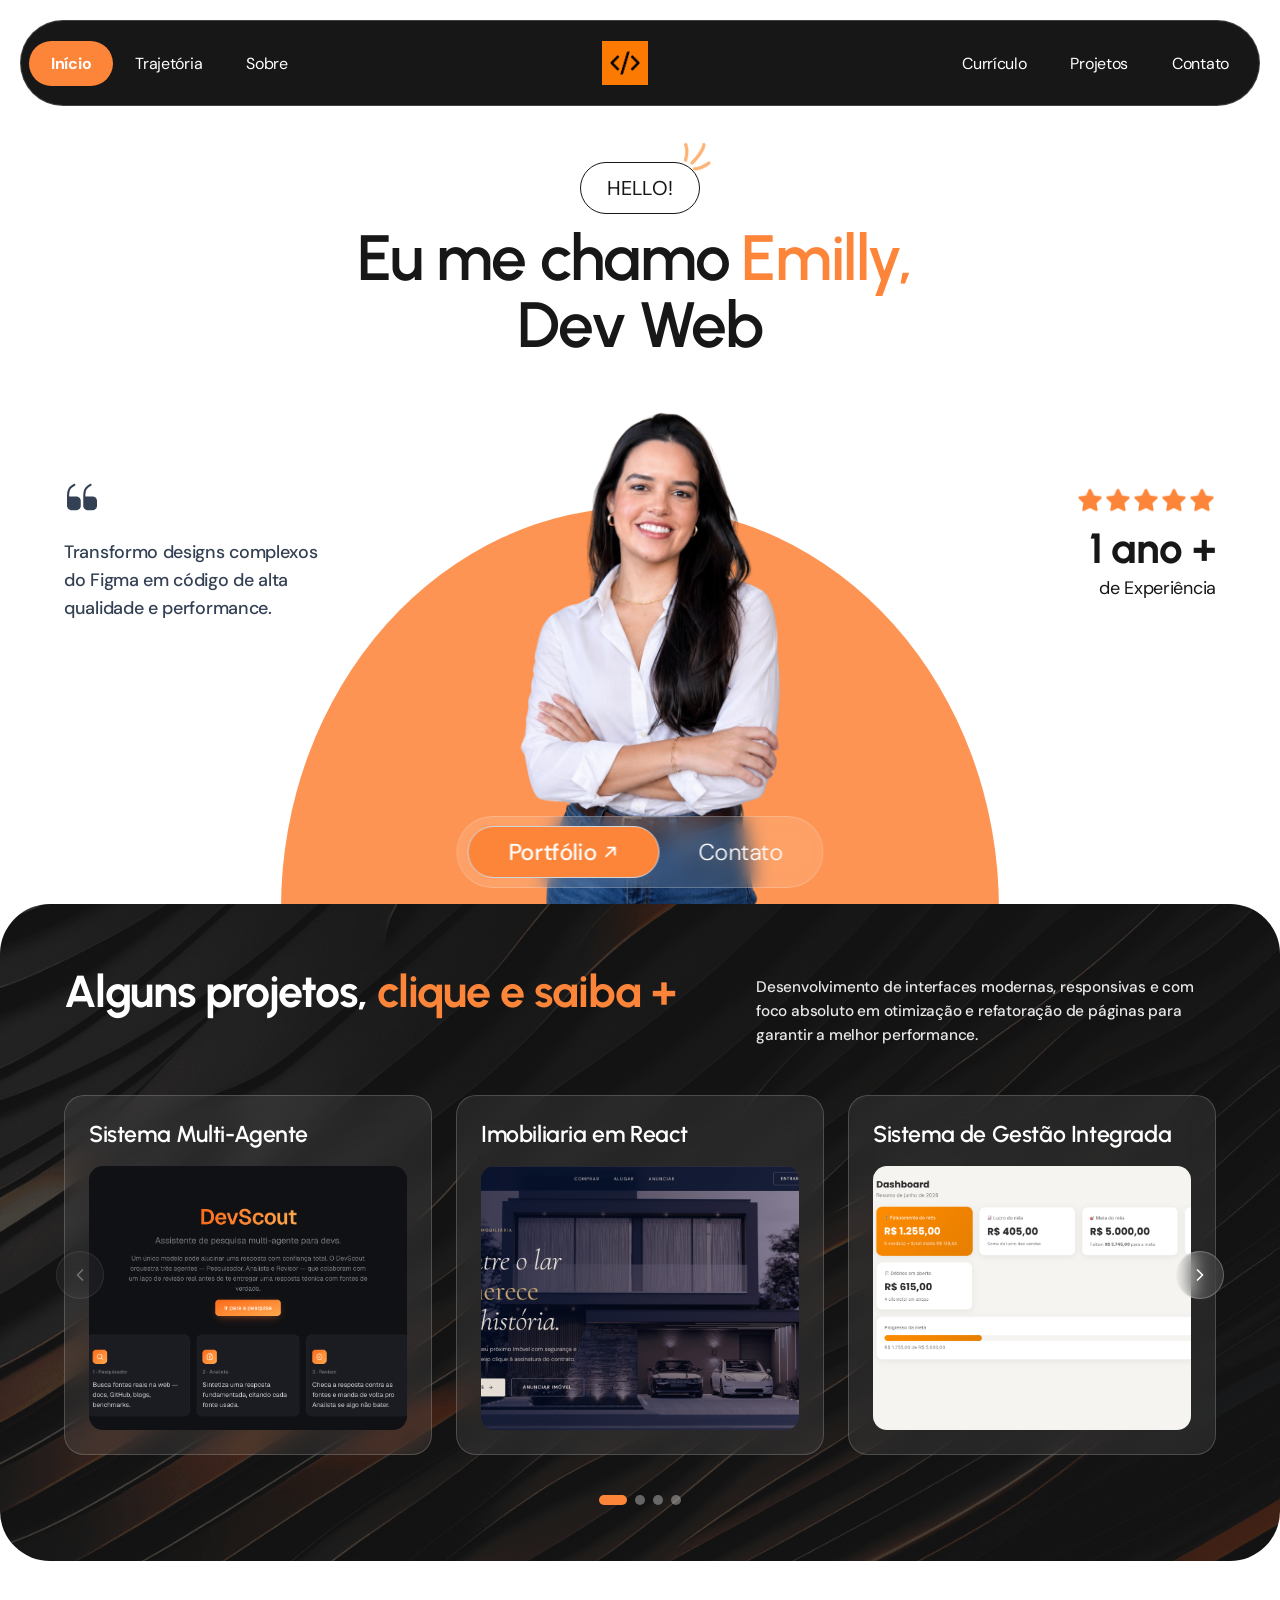
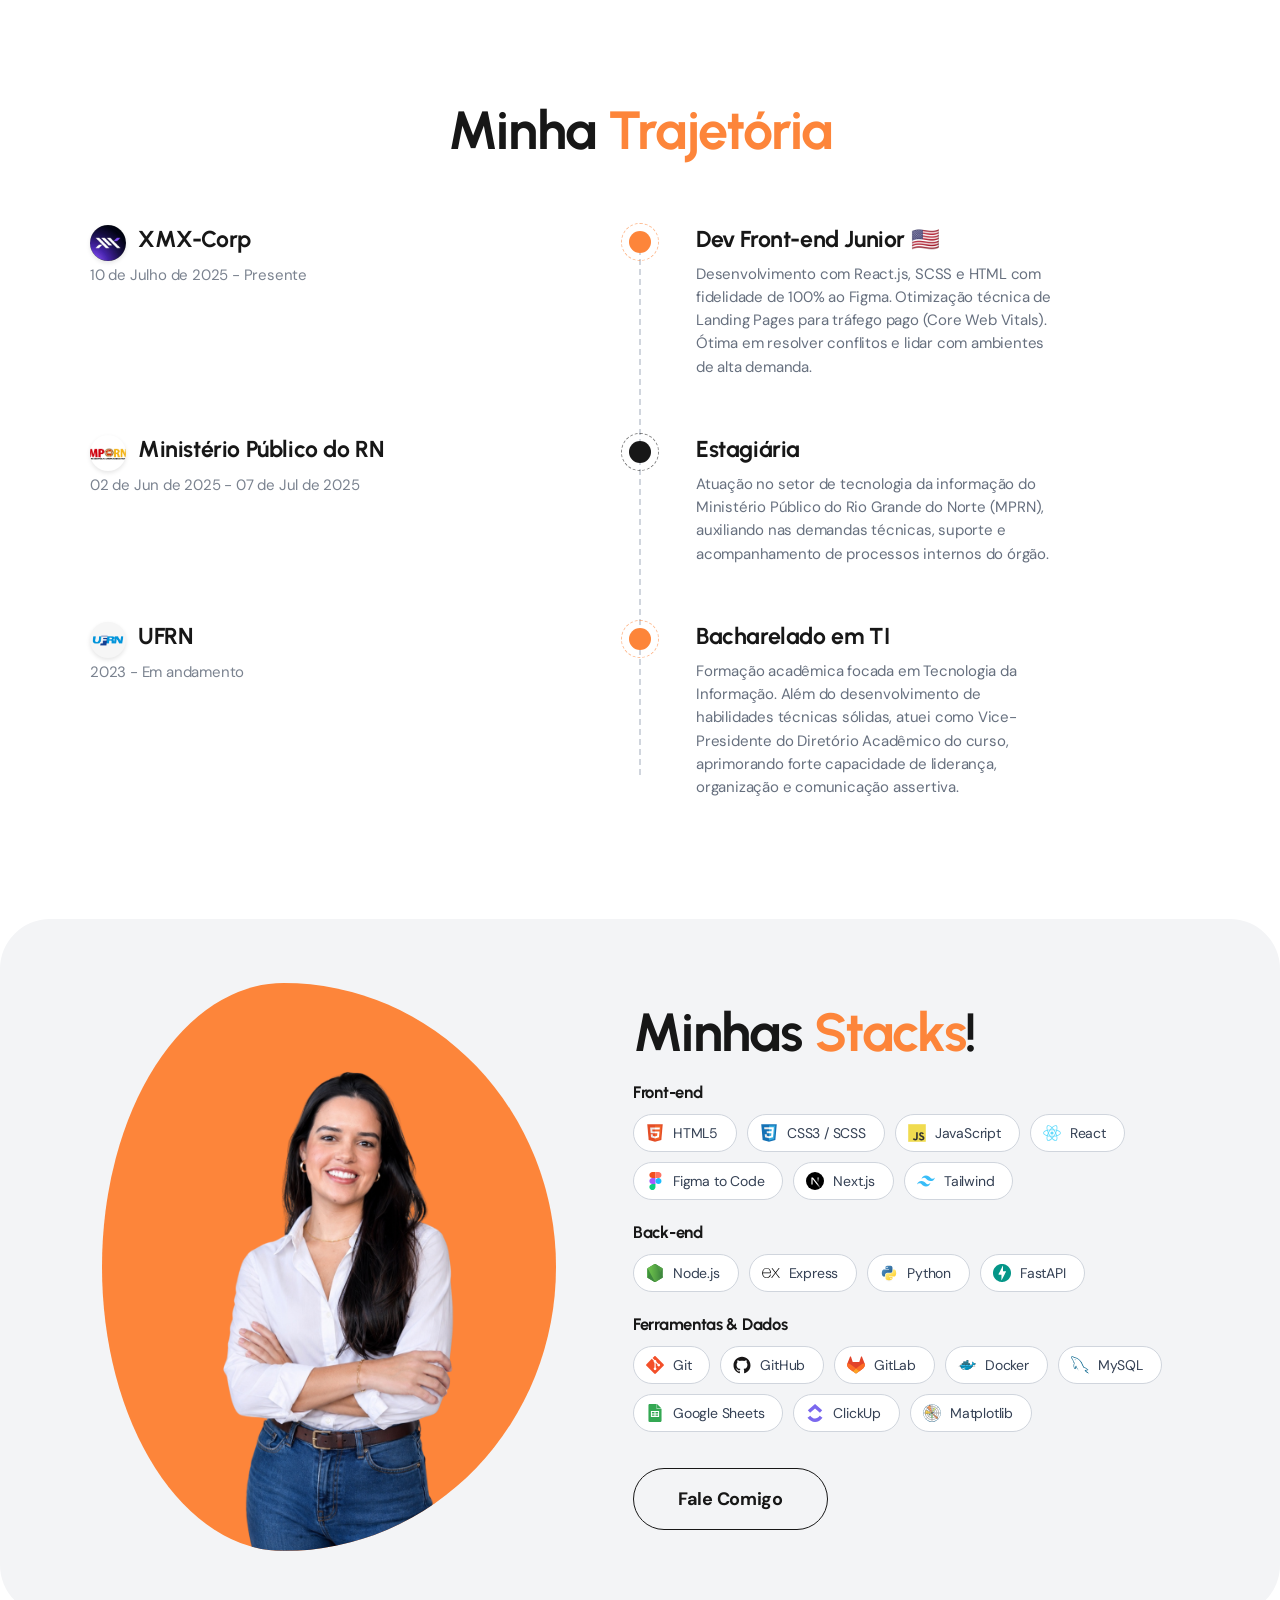
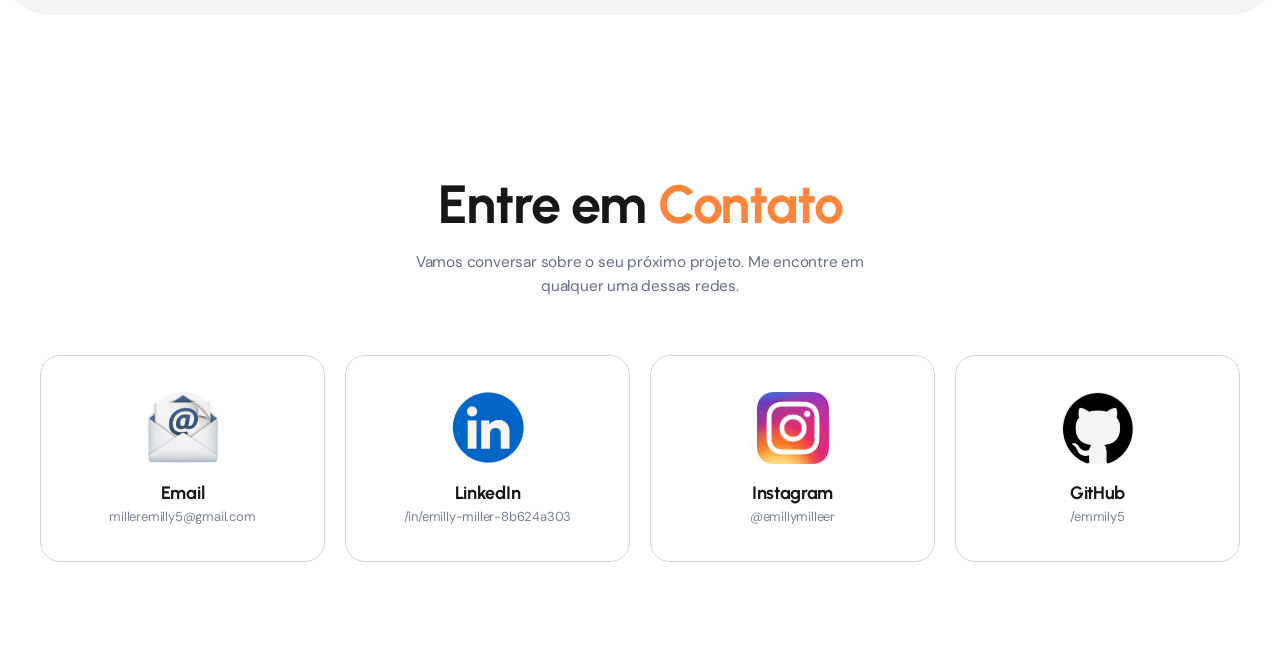
<file: index.html>
<!doctype html>
<html lang="pt-BR">
  <head>
    <meta charset="UTF-8" />
    <meta name="viewport" content="width=device-width, initial-scale=1.0" />
    <link
      rel="icon"
      type="image/png"
      sizes="16x16"
      href="assets/img/favicon.png"
    />
    <title>Portfólio | Emilly Miller</title>
    <link rel="preconnect" href="https://fonts.googleapis.com" />
    <link rel="preconnect" href="https://fonts.gstatic.com" crossorigin />
    <link
      href="https://fonts.googleapis.com/css2?family=Urbanist:wght@600;700&family=DM+Sans:wght@300;400;500;700&display=swap"
      rel="stylesheet"
    />
    <link rel="stylesheet" href="assets/css/style.css" />
    <style>
      .timeline__company-wrap {
        display: flex;
        align-items: center;
        gap: 12px;
        margin-bottom: 4px;
      }

      .timeline__logo {
        width: 36px;
        height: 36px;
        border-radius: 50%;
        object-fit: cover;
        background-color: #ffffff;
        box-shadow: 0 2px 4px rgba(0, 0, 0, 0.1);
      }
    </style>
  </head>
  <body>
    <main class="page">
      <nav class="navbar">
        <!-- Mobile: brand left -->
        <div class="nav__brand">
          <img
            class="nav__logo-icon"
            src="assets/img/favicon.png"
            alt="EM Logo"
          />
        </div>

        <!-- Desktop: left links -->
        <div class="nav__group nav__group--left">
          <button class="nav__item nav__item--active">Início</button>
          <a class="nav__item" href="#trajetoria">Trajetória</a>
          <a class="nav__item" href="#contratar">Sobre</a>
        </div>

        <div class="nav__group nav__group--center">
          <img
            class="nav__logo-icon"
            src="assets/img/favicon.png"
            alt=""
            aria-hidden="true"
          />
        </div>

        <div class="nav__group nav__group--right">
          <a
            class="nav__item"
            href="https://drive.google.com/file/d/1IoLdaL1HPQXnxDrfrje-R0cVNPTQrhEm/view?usp=drive_link"
            >Currículo</a
          >
          <a class="nav__item" href="#servicesCarousel">Projetos</a>
          <a class="nav__item" href="#contato">Contato</a>
        </div>

        <button class="nav__hamburger" id="hamburger" aria-label="Open menu">
          <span></span><span></span><span></span>
        </button>
      </nav>

      <div class="nav__drawer" id="drawer" aria-hidden="true">
        <button class="nav__item nav__item--active">Início</button>
        <a class="nav__item" href="#trajetoria">Trajetória</a>
        <a class="nav__item" href="#contratar">Sobre</a>
        <a
          class="nav__item"
          href="https://drive.google.com/file/d/1IoLdaL1HPQXnxDrfrje-R0cVNPTQrhEm/view?usp=drive_link"
          >Currículo</a
        >
        <a class="nav__item" href="#servicesCarousel">Projetos</a>
        <a class="nav__item" href="#contato">Contato</a>
      </div>

      <section class="hero">
        <div class="hero__headline">
          <div class="hero__hello-wrap">
            <span class="hero__hello-badge">HELLO!</span>
            <img
              class="hero__hello-arrow"
              src="assets/img/vector.png"
              alt=""
              aria-hidden="true"
            />
          </div>
          <h1 class="hero__title">
            Eu me chamo<span class="hero__title--accent">Emilly,</span><br />
            Dev Web
          </h1>
        </div>

        <aside class="hero__testimonial" aria-label="Testimonial">
          <img
            class="hero__quote-icon"
            src="assets/img/quote-up.png"
            alt=""
            aria-hidden="true"
          />
          <p class="hero__testimonial-text">
            Transformo designs complexos<br />
            do Figma em código de alta<br />
            qualidade e performance.
          </p>
        </aside>

        <!-- Right experience (desktop/tablet) -->
        <aside class="hero__experience" aria-label="Experience">
          <div class="hero__stars" aria-label="5 stars">
            <img src="assets/img/star.png" alt="5 estrelas" />
          </div>
          <p class="hero__years">1 ano +</p>
          <p class="hero__exp-label">de Experiência</p>
        </aside>

        <!-- Photo + circle + CTA -->
        <div class="hero__photo-wrap">
          <div class="hero__circle"></div>
          <img
            class="hero__photo"
            src="assets/img/miller.png"
            alt="Emilly Miller, Front-end Developer"
          />
          <div class="hero__cta-pill">
            <button class="hero__cta-primary">
              Portfólio
              <svg
                class="hero__cta-arrow"
                width="16"
                height="16"
                viewBox="0 0 18 18"
                fill="none"
                xmlns="http://www.w3.org/2000/svg"
                aria-hidden="true"
              >
                <path
                  d="M4 14L14 4M14 4H6M14 4V12"
                  stroke="white"
                  stroke-width="2"
                  stroke-linecap="round"
                  stroke-linejoin="round"
                />
              </svg>
            </button>
            <a href="#contato" class="hero__cta-secondary">Contato</a>
          </div>
        </div>
      </section>
    </main>
    <section class="services">
      <!-- Imagem de fundo -->
      <img
        class="services__bg"
        src="assets/img/bg_sobre.png"
        alt=""
        aria-hidden="true"
      />

      <div class="services__inner">
        <!-- Cabeçalho -->
        <header class="services__header">
          <h2 class="services__title">
            Alguns projetos,<span class="services__title--accent"> clique e saiba +</span>
          </h2>
          <p class="services__desc">
            Desenvolvimento de interfaces modernas, responsivas e com foco
            absoluto em otimização e refatoração de páginas para garantir a
            melhor performance.
          </p>
        </header>

        <!-- Carrossel -->
        <div class="services__carousel" id="servicesCarousel">
          <button
            class="services__nav services__nav--prev"
            id="servicesPrev"
            aria-label="Previous projects"
          >
            <svg
              width="20"
              height="20"
              viewBox="0 0 24 24"
              fill="none"
              aria-hidden="true"
            >
              <path
                d="M15 18L9 12L15 6"
                stroke="currentColor"
                stroke-width="2"
                stroke-linecap="round"
                stroke-linejoin="round"
              />
            </svg>
          </button>

          <button
            class="services__nav services__nav--next"
            id="servicesNext"
            aria-label="Next projects"
          >
            <svg
              width="20"
              height="20"
              viewBox="0 0 24 24"
              fill="none"
              aria-hidden="true"
            >
              <path
                d="M9 6L15 12L9 18"
                stroke="currentColor"
                stroke-width="2"
                stroke-linecap="round"
                stroke-linejoin="round"
              />
            </svg>
          </button>

          <!-- Track (parte que desliza) -->
          <div class="services__viewport">
            <div class="services__track" id="servicesTrack">
              <!--<a class="service-card" href="https://medlytics.netlify.app/dashboard">
                <span class="service-card__title">DashMedico(andamento🔄)</span>
                <div class="service-card__media">
                  <img
                    src="assets/img/medico.png"
                    alt="Landing Pages project"
                  />
                </div>
              </a>-->

              <a class="service-card" href="projetos/devscout.html">
                <span class="service-card__title">Sistema Multi-Agente</span>
                <div class="service-card__media">
                  <img
                    src="assets/img/devscout.png"
                    alt="Landing Pages project"
                  />
                </div>
              </a>

              <a class="service-card" href="projetos/imobiliaria-react.html">
                <span class="service-card__title">Imobiliaria em React</span>
                <div class="service-card__media">
                  <img
                    src="assets/img/imobilar.png"
                    alt="Otimização Web project"
                  />
                </div>
              </a>

              <a class="service-card" href="projetos/gestao-integrada.html">
                <span class="service-card__title"
                  >Sistema de Gestão Integrada</span
                >
                <div class="service-card__media">
                  <img src="assets/img/image.png" alt="Landing Pages project" />
                </div>
              </a>

              <a class="service-card" href="projetos/landing-pages.html">
                <span class="service-card__title">Landing Pages</span>
                <div class="service-card__media">
                  <img
                    src="assets/img/glucooff.png"
                    alt="Landing Pages project"
                  />
                </div>
              </a>

              <a class="service-card" href="projetos/portfolio-arquiteta.html">
                <span class="service-card__title">Portfólio Arquiteta</span>
                <div class="service-card__media">
                  <img
                    src="assets/img/portifolio.png"
                    alt="Desenvolvimento React project"
                  />
                </div>
              </a>

              <a class="service-card" href="projetos/biblioteca-secoes.html">
                <span class="service-card__title"
                  >Biblioteca de Seções Reutilizáveis</span
                >
                <div class="service-card__media">
                  <img
                    src="assets/img/biblioteca.png"
                    alt="Landing Pages project"
                  />
                </div>
              </a>
            </div>
          </div>
        </div>

        <div
          class="services__dots"
          id="servicesDots"
          aria-label="Carousel pagination"
        ></div>
      </div>
    </section>

    <!-- EXPERIENCE -->
    <section class="experience" id="trajetoria">
      <div class="experience__inner">
        <!-- Título -->
        <h2 class="experience__title">
          Minha <span class="experience__title--accent">Trajetória</span>
        </h2>

        <!-- Timeline -->
        <div class="timeline">
          <!-- Item 1: XMX-Corp -->
          <article class="timeline__item">
            <div class="timeline__left">
              <div class="timeline__company-wrap">
                <img
                  class="timeline__logo"
                  src="assets/img/logo.jpeg"
                  alt="Logo XMX-Corp"
                />
                <h3 class="timeline__company">XMX-Corp</h3>
              </div>
              <p class="timeline__period">10 de Julho de 2025 - Presente</p>
            </div>

            <div
              class="timeline__dot timeline__dot--orange"
              aria-hidden="true"
            ></div>

            <div class="timeline__right">
              <h3 class="timeline__role">Dev Front-end Junior 🇺🇸</h3>
              <p class="timeline__desc">
                Desenvolvimento com React.js, SCSS e HTML com fidelidade de 100%
                ao Figma. Otimização técnica de Landing Pages para tráfego pago
                (Core Web Vitals). Ótima em resolver conflitos e lidar com
                ambientes de alta demanda.
              </p>
            </div>
          </article>

          <!-- Item 2: Ministério Público do RN -->
          <article class="timeline__item">
            <div class="timeline__left">
              <div class="timeline__company-wrap">
                <img
                  class="timeline__logo"
                  src="assets/img/mp-rn.png"
                  alt="Logo MPRN"
                />
                <h3 class="timeline__company">Ministério Público do RN</h3>
              </div>
              <p class="timeline__period">
                02 de Jun de 2025 - 07 de Jul de 2025
              </p>
            </div>

            <div
              class="timeline__dot timeline__dot--dark"
              aria-hidden="true"
            ></div>

            <div class="timeline__right">
              <h3 class="timeline__role">Estagiária</h3>
              <p class="timeline__desc">
                Atuação no setor de tecnologia da informação do Ministério
                Público do Rio Grande do Norte (MPRN), auxiliando nas demandas
                técnicas, suporte e acompanhamento de processos internos do
                órgão.
              </p>
            </div>
          </article>

          <!-- Item 3: UFRN -->
          <article class="timeline__item">
            <div class="timeline__left">
              <div class="timeline__company-wrap">
                <img
                  class="timeline__logo"
                  src="assets/img/ufrn.png"
                  alt="Logo UFRN"
                />
                <h3 class="timeline__company">UFRN</h3>
              </div>
              <p class="timeline__period">2023 - Em andamento</p>
            </div>

            <div
              class="timeline__dot timeline__dot--orange"
              aria-hidden="true"
            ></div>

            <div class="timeline__right">
              <h3 class="timeline__role">Bacharelado em TI</h3>
              <p class="timeline__desc">
                Formação acadêmica focada em Tecnologia da Informação. Além do
                desenvolvimento de habilidades técnicas sólidas, atuei como
                Vice-Presidente do Diretório Acadêmico do curso, aprimorando
                forte capacidade de liderança, organização e comunicação
                assertiva.
              </p>
            </div>
          </article>
        </div>
      </div>
    </section>

    <section class="hire">
      <div class="hire__card">
        <div class="hire__photo-wrap">
          <div class="hire__blob" aria-hidden="true"></div>
          <img
            class="hire__photo"
            src="assets/img/miller.png"
            alt="Emilly, Front-end Developer"
          />
        </div>

        <div class="hire__content" id="contratar">
          <h2 class="hire__title">
            Minhas <span class="hire__title--accent">Stacks</span>!
          </h2>

          <div class="hire__skills">
            <div class="hire__skills-group">
              <h3 class="hire__skills-label">Front-end</h3>
              <div class="hire__skills-tags">
                <span class="hire__skill-tag"><img class="hire__skill-icon" src="assets/img/icons/html5.svg" alt="" />HTML5</span>
                <span class="hire__skill-tag"><img class="hire__skill-icon" src="assets/img/icons/css3.svg" alt="" />CSS3 / SCSS</span>
                <span class="hire__skill-tag"><img class="hire__skill-icon" src="assets/img/icons/javascript.svg" alt="" />JavaScript</span>
                <span class="hire__skill-tag"><img class="hire__skill-icon" src="assets/img/icons/react.svg" alt="" />React</span>
                <span class="hire__skill-tag"><img class="hire__skill-icon" src="assets/img/icons/figma.svg" alt="" />Figma to Code</span>
                <span class="hire__skill-tag"><img class="hire__skill-icon" src="assets/img/icons/nextjs.svg" alt="" />Next.js</span>
                <span class="hire__skill-tag"><img class="hire__skill-icon" src="assets/img/icons/tailwindcss.svg" alt="" />Tailwind</span>
              </div>
            </div>

            <div class="hire__skills-group">
              <h3 class="hire__skills-label">Back-end</h3>
              <div class="hire__skills-tags">
                <span class="hire__skill-tag"><img class="hire__skill-icon" src="assets/img/icons/nodejs.svg" alt="" />Node.js</span>
                <span class="hire__skill-tag"><img class="hire__skill-icon" src="assets/img/icons/express.svg" alt="" />Express</span>
                <span class="hire__skill-tag"><img class="hire__skill-icon" src="assets/img/icons/python.svg" alt="" />Python</span>
                <span class="hire__skill-tag"><img class="hire__skill-icon" src="assets/img/icons/fastapi.svg" alt="" />FastAPI</span>
              </div>
            </div>

            <div class="hire__skills-group">
              <h3 class="hire__skills-label">Ferramentas &amp; Dados</h3>
              <div class="hire__skills-tags">
                <span class="hire__skill-tag"><img class="hire__skill-icon" src="assets/img/icons/git.svg" alt="" />Git</span>
                <span class="hire__skill-tag"><img class="hire__skill-icon" src="assets/img/icons/github.svg" alt="" />GitHub</span>
                <span class="hire__skill-tag"><img class="hire__skill-icon" src="assets/img/icons/gitlab.svg" alt="" />GitLab</span>
                <span class="hire__skill-tag"><img class="hire__skill-icon" src="assets/img/icons/docker.svg" alt="" />Docker</span>
                <span class="hire__skill-tag"><img class="hire__skill-icon" src="assets/img/icons/mysql.svg" alt="" />MySQL</span>
                <span class="hire__skill-tag"><img class="hire__skill-icon" src="assets/img/icons/googlesheets.svg" alt="" />Google Sheets</span>
                <span class="hire__skill-tag"><img class="hire__skill-icon" src="assets/img/icons/clickup.svg" alt="" />ClickUp</span>
                <span class="hire__skill-tag"><img class="hire__skill-icon" src="assets/img/icons/matplotlib.svg" alt="" />Matplotlib</span>
              </div>
            </div>
          </div>

          <!-- Stats -->
          <!--<div class="hire__stats">
            <div class="hire__stat">
              <span class="hire__stat-number">12</span>
              <span class="hire__stat-label">Meses de Experiência</span>
            </div>
            <div class="hire__stat">
              <span class="hire__stat-number">90+</span>
              <span class="hire__stat-label">Score no PageSpeed</span>
            </div>
          </div>-->

          <!-- CTA -->
          <a class="hire__cta" href="#contato">Fale Comigo</a>
        </div>
      </div>
    </section>

    <!-- ══════════════════════════════ CONTACT ══════════════════════════════ -->
    <section class="contact" id="contato">
      <div class="contact__inner">
        <!-- Cabeçalho -->
        <header class="contact__header">
          <h2 class="contact__title">
            Entre em <span class="contact__title--accent">Contato</span>
          </h2>
          <p class="contact__desc">
            Vamos conversar sobre o seu próximo projeto. Me encontre em qualquer
            uma dessas redes.
          </p>
        </header>

        <div class="contact__grid">
          <!-- Email -->
          <a
            class="contact-card"
            href="mailto:milleremilly5@gmail.com"
            aria-label="Send email"
          >
            <div class="contact-card__icon">
              <img src="assets/img/email.png" alt="" />
            </div>
            <div class="contact-card__info">
              <span class="contact-card__label">Email</span>
              <span class="contact-card__handle">milleremilly5@gmail.com</span>
            </div>
          </a>

          <!-- LinkedIn -->
          <a
            class="contact-card"
            href="https://www.linkedin.com/in/emilly-miller-8b624a303/"
            target="_blank"
            rel="noopener noreferrer"
            aria-label="Open LinkedIn"
          >
            <div class="contact-card__icon">
              <img src="assets/img/linkedin.png" alt="" />
            </div>
            <div class="contact-card__info">
              <span class="contact-card__label">LinkedIn</span>
              <span class="contact-card__handle"
                >/in/emilly-miller-8b624a303</span
              >
            </div>
          </a>

          <!-- Instagram -->
          <a
            class="contact-card"
            href="https://www.instagram.com/emillymilleer/"
            target="_blank"
            rel="noopener noreferrer"
            aria-label="Open Instagram"
          >
            <div class="contact-card__icon">
              <img src="assets/img/insta.png" alt="" />
            </div>
            <div class="contact-card__info">
              <span class="contact-card__label">Instagram</span>
              <span class="contact-card__handle">@emillymilleer</span>
            </div>
          </a>

          <!-- GitHub -->
          <a
            class="contact-card"
            href="https://github.com/emmily5"
            target="_blank"
            rel="noopener noreferrer"
            aria-label="Open GitHub"
          >
            <div class="contact-card__icon">
              <img src="assets/img/github.png" alt="" />
            </div>
            <div class="contact-card__info">
              <span class="contact-card__label">GitHub</span>
              <span class="contact-card__handle">/emmily5</span>
            </div>
          </a>
        </div>
      </div>
    </section>

    <script src="assets/js/main.js"></script>
  </body>
</html>
</file>
<file: assets/css/style.css>
html{scroll-behavior:smooth}*,*::before,*::after{box-sizing:border-box;margin:0;padding:0}body{font-family:"DM Sans","Helvetica Neue",Arial,sans-serif;background:#fff;color:#171717;min-height:100vh;overflow-x:hidden}a{text-decoration:none;color:inherit}img{display:block;max-width:100%}button{font-family:inherit}.page{display:flex;flex-direction:column;align-items:center;width:100%}.navbar{position:relative;z-index:100;display:flex;align-items:center;justify-content:space-between;width:min(1298px,100vw - 40px);height:86px;margin-top:20px;padding:0 10px;background:#171717;border:1px solid hsla(0,0%,100%,.18);border-radius:50px;backdrop-filter:blur(8px)}.nav__brand{display:none;align-items:center;gap:8px;padding-left:8px}.nav__group{display:flex;align-items:center}.nav__group--center{display:flex;gap:10px;padding:20px 40px;flex-shrink:0}.nav__logo-icon{width:46px;height:46px;-o-object-fit:contain;object-fit:contain}.nav__logo-typo{width:82px;height:19px;-o-object-fit:contain;object-fit:contain}.nav__item{display:flex;align-items:center;justify-content:center;padding:14px 32px;border-radius:60px;border:none;background:rgba(0,0,0,0);cursor:pointer;font-family:"DM Sans","Helvetica Neue",Arial,sans-serif;font-size:18px;letter-spacing:-0.3px;color:#fff;white-space:nowrap;transition:background .2s}.nav__item:hover{background:hsla(0,0%,100%,.08)}.nav__item--active{background:#fd853a;font-weight:700}.nav__item--active:hover{background:rgb(252.6924623116,114.240201005,27.7075376884)}.nav__hamburger{display:none;flex-direction:column;justify-content:center;gap:5px;width:40px;height:40px;padding:6px;margin-right:4px;border:none;background:rgba(0,0,0,0);cursor:pointer;border-radius:8px;transition:background .2s;flex-shrink:0}.nav__hamburger span{display:block;height:2px;background:#fff;border-radius:2px;transform-origin:center;transition:transform .3s,opacity .3s}.nav__hamburger.is-active span:nth-child(1){transform:translateY(7px) rotate(45deg)}.nav__hamburger.is-active span:nth-child(2){opacity:0;transform:scaleX(0)}.nav__hamburger.is-active span:nth-child(3){transform:translateY(-7px) rotate(-45deg)}.nav__hamburger:hover{background:hsla(0,0%,100%,.1)}.nav__drawer{display:none;flex-direction:column;gap:4px;width:min(1298px,100vw - 40px);padding:12px;margin-top:6px;background:#171717;border:1px solid hsla(0,0%,100%,.18);border-radius:24px;backdrop-filter:blur(8px);opacity:0;transform:translateY(-8px);pointer-events:none;transition:opacity .25s ease,transform .25s ease}.nav__drawer .nav__item{justify-content:flex-start;font-size:17px;padding:12px 20px;border-radius:14px;color:#fff}.nav__drawer.is-open{display:flex;opacity:1;transform:translateY(0);pointer-events:auto}.hero{position:relative;width:min(1440px,100vw);height:846px;display:flex;align-items:flex-end;justify-content:center;overflow:hidden}.hero__headline{position:absolute;top:37px;left:0;right:0;display:flex;flex-direction:column;align-items:center;gap:10px;z-index:3;pointer-events:none;text-align:center;padding:0 20px}.hero__hello-wrap{position:relative;display:inline-flex;align-items:flex-start;justify-content:center;width:-moz-fit-content;width:fit-content;margin:0 auto}.hero__hello-badge{display:inline-flex;align-items:center;justify-content:center;padding:12px 26px;margin-top:19px;background:hsla(0,0%,100%,.1);border:1.3px solid #171717;border-radius:38px;font-size:20px;letter-spacing:-0.3px;color:#171717}.hero__hello-arrow{position:absolute;top:0;left:calc(100% - 16px);width:28px;height:28px;-o-object-fit:contain;object-fit:contain}.hero__title{font-family:"Urbanist",sans-serif;font-weight:600;font-size:clamp(48px,5vw,72px);line-height:1.05;letter-spacing:-1.2px;text-align:center;color:#171717;z-index:2}.hero__title--accent{color:#fd853a;margin:0 .18em}.hero__testimonial{position:absolute;left:clamp(16px,5vw,71px);top:373px;display:flex;flex-direction:column;gap:24px;z-index:4}.hero__quote-icon{width:36px;height:36px;-o-object-fit:contain;object-fit:contain}.hero__testimonial-text{font-size:clamp(15px,1.4vw,20px);font-weight:500;letter-spacing:-0.3px;color:#344054;line-height:1.55}.hero__experience{position:absolute;right:clamp(16px,5vw,71px);top:380px;display:flex;flex-direction:column;align-items:flex-end;gap:14px;z-index:4}.hero__stars img{height:28px;width:auto;-o-object-fit:contain;object-fit:contain}.hero__years{font-family:"Urbanist",sans-serif;font-weight:700;font-size:clamp(32px,3.3vw,47px);line-height:1;letter-spacing:-0.7px;color:#171717;text-align:right}.hero__exp-label{font-size:18px;letter-spacing:-0.3px;color:#171717;text-align:right;margin-top:-8px}.hero__photo-wrap{position:relative;width:clamp(400px,66vw,952px);height:auto;aspect-ratio:952/720;flex-shrink:0;z-index:10}.hero__circle{position:absolute;left:50%;bottom:6.7%;transform:translateX(-50%);width:85%;height:63%;background:#fd853a;border-radius:50% 50% 0 0/100% 100% 0 0;z-index:0;opacity:.87}.hero__photo{position:absolute;inset:0;width:100%;height:100%;-o-object-fit:contain;object-fit:contain;-o-object-position:center bottom;object-position:center bottom;z-index:1;pointer-events:none}.hero__cta-pill{position:absolute;bottom:10%;left:50%;transform:translateX(-50%);z-index:5;display:flex;align-items:center;gap:10px;padding:10px;height:72px;width:clamp(280px,38vw,367px);background:hsla(0,0%,100%,.12);border-radius:50px;backdrop-filter:blur(10px);border:1px solid hsla(0,0%,100%,.22)}.hero__cta-primary{display:flex;align-items:center;justify-content:center;gap:6px;flex-shrink:0;width:clamp(140px,15vw,208px);padding:10px 20px;background:#fd853a;border:.5px solid #d0d5dd;border-radius:60px;cursor:pointer;font-weight:500;font-size:clamp(17px,1.8vw,25.7px);letter-spacing:-0.4px;color:#fff;white-space:nowrap;transition:background .2s,transform .15s}.hero__cta-primary:hover{background:rgb(252.6924623116,114.240201005,27.7075376884);transform:scale(1.03)}.hero__cta-arrow{flex-shrink:0;width:16px;height:16px}.hero__cta-secondary{flex:1;display:flex;align-items:center;justify-content:center;padding:10px;background:rgba(0,0,0,0);border:none;border-radius:60px;cursor:pointer;font-weight:300;font-size:clamp(17px,1.8vw,25.7px);letter-spacing:-0.4px;color:#fff;white-space:nowrap;transition:background .2s}.hero__cta-secondary:hover{background:hsla(0,0%,100%,.12)}@media(max-width: 1300px){.navbar{padding:0 8px}.nav__item{padding:12px 22px;font-size:16px}.nav__group--center{padding:14px 24px}}@media(max-width: 1024px){.nav__item{padding:10px 16px;font-size:15px}.nav__group--center{padding:10px 20px}.nav__logo-typo{width:64px}.nav__logo-icon{width:36px;height:36px}.hero{display:grid;grid-template-columns:1fr 1fr;gap:20px 0;height:auto;min-height:unset;padding:0 24px 0px;align-items:start}.hero__headline{position:static;transform:none;margin:32px 0 0;width:100%;grid-column:1/-1}.hero__testimonial{position:static;top:auto;left:auto;right:auto;grid-column:1/2;padding:0;gap:16px;align-items:flex-start}.hero__experience{position:static;top:auto;left:auto;right:auto;grid-column:2/3;align-items:flex-end;padding:0;gap:8px}.hero__photo-wrap{grid-column:1/-1;width:min(560px,88vw);margin:8px auto 0;justify-self:center}}@media(max-width: 768px){.navbar{height:68px;border-radius:40px;margin-top:14px;padding:0 10px 0 16px}.nav__brand{display:flex}.nav__group{display:none}.nav__hamburger{display:flex}.hero{display:grid;grid-template-columns:1fr 1fr;grid-template-areas:"headline    headline" "testimonial experience" "photo       photo";gap:16px 0;height:auto;min-height:unset;padding:0 0 0px;overflow:visible;width:100%}.hero__headline{grid-area:headline;position:static;transform:none;margin:16px 0 0;padding:0 20px;width:100%;max-width:100%;text-align:center;align-items:center;justify-content:center}.hero__testimonial{grid-area:testimonial;position:static;top:auto;left:auto;right:auto;display:flex;z-index:auto;padding:0 8px 0 20px;gap:10px;align-items:flex-start}.hero__experience{grid-area:experience;position:static;top:auto;left:auto;right:auto;display:flex;z-index:auto;padding:0 20px 0 8px;align-items:flex-end;gap:4px}.hero__photo-wrap{grid-area:photo;width:min(420px,94vw);aspect-ratio:auto;height:auto;position:relative;margin:-89px auto 0;display:flex;justify-content:center;align-items:flex-end;justify-self:center}.hero__hello-wrap{width:100%;justify-content:center}.hero__hello-badge{font-size:16px;padding:10px 20px}.hero__hello-arrow{display:none}.hero__title{width:100%;font-size:clamp(38px,10vw,64px);letter-spacing:-0.8px;text-align:center;margin:0 auto}.hero__quote-icon{width:28px;height:28px}.hero__testimonial-text{font-size:14px;line-height:1.5}.hero__stars img{height:20px}.hero__years{font-size:28px;text-align:right}.hero__exp-label{font-size:14px;margin-top:0}.hero__circle{width:min(380px,92vw);height:min(380px,92vw);aspect-ratio:1/1;border-radius:50%;bottom:80px;left:50%;transform:translateX(-50%)}.hero__photo{position:relative;inset:auto;width:100%;height:auto;-o-object-fit:contain;object-fit:contain;-o-object-position:center bottom;object-position:center bottom;transform:translateY(-40px)}.hero__cta-pill{width:min(300px,84vw);height:64px;bottom:12px}.hero__cta-primary{font-size:16px;width:auto;padding:10px 18px}.hero__cta-secondary{font-size:16px}}@media(max-width: 480px){.navbar{margin-top:10px;height:60px;border-radius:30px}.hero__title{font-size:clamp(30px,9vw,44px);line-height:1.05}.hero__headline{padding:0 16px;gap:8px}.hero__photo-wrap{width:min(360px,92vw)}.hero__cta-pill{width:min(270px,88vw);height:58px;padding:8px;bottom:8px}.hero__cta-primary{font-size:14px;padding:8px 14px;gap:4px}.hero__cta-secondary{font-size:14px}.hero{grid-template-columns:1fr;grid-template-areas:"headline" "testimonial" "experience" "photo"}.hero__testimonial,.hero__experience{max-width:100%;padding-left:20px;padding-right:20px}.hero__experience{align-items:flex-start}.hero__years{text-align:left}.hero__exp-label{text-align:left}.hero__circle{width:min(320px,90vw);height:min(320px,90vw);bottom:70px}}.services{position:relative;width:100vw;margin:80px 0 60px;border-radius:50px;overflow:hidden;isolation:isolate}@media(min-width: 1025px){.services{margin-top:-48px;position:relative;z-index:10}}@media(max-width: 1024px){.services{margin-top:60px}}.services__bg{position:absolute;inset:0;width:100%;height:100%;-o-object-fit:cover;object-fit:cover;z-index:0;pointer-events:none}.services__inner{position:relative;z-index:1;padding:64px clamp(24px,5vw,72px) 56px}.services__header{display:flex;align-items:flex-start;justify-content:space-between;gap:40px;margin-bottom:48px;flex-wrap:wrap}.services__title{font-family:"Urbanist",sans-serif;font-weight:700;font-size:clamp(28px,3.5vw,48px);line-height:1.05;letter-spacing:-1px;color:#fff}.services__title--accent{color:#fd853a}.services__desc{max-width:460px;font-size:clamp(14px,1.2vw,17px);line-height:1.55;letter-spacing:-0.2px;color:hsla(0,0%,100%,.9);font-weight:500;padding-top:8px}.services__carousel{position:relative}.services__viewport{overflow:hidden;width:100%}.services__track{display:flex;gap:24px;transition:transform .55s cubic-bezier(0.22, 0.61, 0.36, 1);will-change:transform;cursor:grab}.services__track.is-dragging{cursor:grabbing;transition:none}.services__nav{position:absolute;top:50%;transform:translateY(-50%);z-index:5;display:flex;align-items:center;justify-content:center;width:48px;height:48px;background:hsla(0,0%,100%,.12);border:1px solid hsla(0,0%,100%,.25);border-radius:50%;backdrop-filter:blur(10px);-webkit-backdrop-filter:blur(10px);color:#fff;cursor:pointer;transition:background .2s,border-color .2s,transform .2s,opacity .2s}.services__nav:hover{background:#fd853a;border-color:#fd853a;transform:translateY(-50%) scale(1.06)}.services__nav:disabled{opacity:.35;cursor:not-allowed}.services__nav:disabled:hover{background:hsla(0,0%,100%,.12);border-color:hsla(0,0%,100%,.25);transform:translateY(-50%)}.services__nav--prev{left:-8px}.services__nav--next{right:-8px}.service-card{position:relative;flex-shrink:0;display:flex;flex-direction:column;gap:18px;padding:24px;min-height:360px;background:hsla(0,0%,100%,.08);border:1px solid hsla(0,0%,100%,.18);border-radius:20px;backdrop-filter:blur(14px);-webkit-backdrop-filter:blur(14px);cursor:pointer;transition:transform .3s ease,background .3s ease,border-color .3s ease;-webkit-user-select:none;-moz-user-select:none;user-select:none}.service-card:hover{transform:translateY(-4px);background:hsla(0,0%,100%,.12);border-color:rgba(253,133,58,.5)}.service-card__title{font-family:"Urbanist",sans-serif;font-weight:600;font-size:clamp(20px,1.8vw,26px);letter-spacing:-0.4px;color:#fff}.service-card__media{flex:1;width:100%;border-radius:14px;overflow:hidden;background:hsla(0,0%,100%,.06)}.service-card__media img{width:100%;height:100%;-o-object-fit:cover;object-fit:cover;display:block;pointer-events:none}.services__dots{display:flex;justify-content:center;gap:8px;margin-top:40px}.services__dot{width:10px;height:10px;padding:0;border:none;border-radius:50%;background:hsla(0,0%,100%,.35);cursor:pointer;transition:background .25s,width .25s}.services__dot:hover{background:hsla(0,0%,100%,.6)}.services__dot--active{background:#fd853a;width:28px;border-radius:6px}.services__dot--active:hover{background:#fd853a}@media(max-width: 1024px){.services{margin:60px 0 40px}.services__inner{padding:48px 32px 40px}.services__header{flex-direction:column;gap:16px;margin-bottom:36px}.services__desc{max-width:100%}.service-card{min-height:320px}.services__nav{width:42px;height:42px}.services__nav--prev{left:4px}.services__nav--next{right:4px}}@media(max-width: 768px){.services{width:100vw;margin:30px 0 22px}.services__inner{padding:36px 20px 32px}.services__track{gap:16px}.service-card{min-height:280px;padding:20px}.services__dots{margin-top:28px}.services__nav{display:none}}@media(max-width: 480px){.services{margin:22px 0 14px}.services__inner{padding:28px 16px 24px}.service-card{min-height:240px;gap:14px}}.experience{width:100%;background:#fff;padding:80px 0}.experience__inner{width:min(1100px,100vw - 40px);margin:0 auto}.experience__title{font-family:"Urbanist",sans-serif;font-weight:700;font-size:clamp(36px,4.2vw,56px);line-height:1.1;letter-spacing:-1px;color:#171717;text-align:center;margin-bottom:64px}.experience__title--accent{color:#fd853a}.timeline{position:relative;display:flex;flex-direction:column;gap:56px}.timeline::before{content:"";position:absolute;top:24px;bottom:24px;left:50%;width:0;border-left:2px dashed #d0d5dd;transform:translateX(-50%);z-index:0}.timeline__item{position:relative;display:grid;grid-template-columns:1fr 48px 1fr;align-items:start;gap:24px;z-index:1}.timeline__left{text-align:left;padding-right:8px}.timeline__company{font-family:"Urbanist",sans-serif;font-weight:700;font-size:clamp(20px,1.8vw,26px);letter-spacing:-0.4px;color:#171717;margin-bottom:8px}.timeline__period{font-size:15px;color:#344054;opacity:.65;letter-spacing:-0.2px}.timeline__dot{position:relative;width:22px;height:22px;margin:6px auto 0;border-radius:50%;align-self:start;justify-self:center}.timeline__dot::before{content:"";position:absolute;inset:-8px;border:1.5px dashed currentColor;border-radius:50%;opacity:.55}.timeline__dot--orange{background:#fd853a;color:#fd853a}.timeline__dot--dark{background:#171717;color:#171717}.timeline__right{text-align:left;padding-left:8px}.timeline__role{font-family:"Urbanist",sans-serif;font-weight:700;font-size:clamp(20px,1.8vw,26px);letter-spacing:-0.4px;color:#171717;margin-bottom:10px}.timeline__desc{font-size:15px;line-height:1.55;color:#344054;opacity:.75;letter-spacing:-0.2px;max-width:360px}@media(max-width: 1024px){.experience{padding:60px 0}.experience__title{margin-bottom:48px}.timeline{gap:44px}.timeline__item{gap:16px}}@media(max-width: 768px){.experience{padding:48px 0}.experience__inner{width:calc(100vw - 32px)}.experience__title{margin-bottom:40px}.timeline{gap:36px}.timeline::before{left:11px;transform:none}.timeline__item{grid-template-columns:24px 1fr;gap:16px;grid-template-areas:"dot   left" "dot   right"}.timeline__dot{grid-area:dot;margin:4px 0 0;justify-self:start;width:18px;height:18px}.timeline__dot::before{inset:-6px}.timeline__left{grid-area:left;padding-right:0;margin-bottom:12px}.timeline__right{grid-area:right;padding-left:0}.timeline__company,.timeline__role{font-size:19px}.timeline__period,.timeline__desc{font-size:14px}.timeline__desc{max-width:100%}}.hire{width:100%;padding:40px 0 80px;background:#fff}.hire__card{width:100vw;margin:0;padding:clamp(32px,5vw,64px) clamp(40px,8vw,120px);background:#f3f4f6;border-radius:50px;display:grid;grid-template-columns:minmax(280px, 1fr) 1.2fr;align-items:center;gap:clamp(32px,6vw,80px)}.hire__photo-wrap{position:relative;width:100%;max-width:460px;aspect-ratio:4/5;margin:0 auto}.hire__blob{position:absolute;inset:0;background:#fd853a;border-radius:40% 60% 60% 40%/50% 50% 50% 50%;z-index:0}.hire__photo{position:relative;z-index:1;width:100%;height:100%;-o-object-fit:cover;object-fit:cover;-o-object-position:center bottom;object-position:center bottom;border-radius:40% 60% 60% 40%/50% 50% 50% 50%}.hire__content{display:flex;flex-direction:column}.hire__title{font-family:"Urbanist",sans-serif;font-weight:700;font-size:clamp(36px,4.2vw,56px);line-height:1.1;letter-spacing:-1.2px;color:#171717;margin-bottom:20px}.hire__title--accent{color:#fd853a}.hire__desc{font-size:clamp(14px,1.2vw,16px);line-height:1.6;letter-spacing:-0.2px;color:#344054;opacity:.75;max-width:460px;margin-bottom:36px}.hire__skills{display:flex;flex-direction:column;gap:22px;margin-bottom:36px}.hire__skills-group{display:flex;flex-direction:column;gap:12px}.hire__skills-label{font-family:"Urbanist",sans-serif;font-weight:700;font-size:clamp(15px,1.3vw,18px);letter-spacing:-0.3px;color:#171717}.hire__skills-tags{display:flex;flex-wrap:wrap;gap:10px}.hire__skill-tag{display:inline-flex;align-items:center;gap:9px;padding:9px 18px 9px 12px;background:#fff;border:1.5px solid #d0d5dd;border-radius:60px;font-size:14px;letter-spacing:-0.2px;color:#344054;transition:border-color .2s,color .2s,background .2s}.hire__skill-tag:hover{border-color:#fd853a;color:#171717;background:rgba(253,133,58,.08)}.hire__skill-icon{width:18px;height:18px;-o-object-fit:contain;object-fit:contain;flex-shrink:0}@media(max-width: 768px){.hire__skills{gap:18px}.hire__skills-group{align-items:center}.hire__skills-tags{justify-content:center}}.hire__stats{display:flex;gap:clamp(40px,6vw,72px);margin-bottom:40px}.hire__stat{display:flex;flex-direction:column;gap:6px}.hire__stat-number{font-family:"Urbanist",sans-serif;font-weight:700;font-size:clamp(28px,2.8vw,36px);letter-spacing:-0.8px;color:#171717;line-height:1}.hire__stat-label{font-size:14px;color:#344054;opacity:.7;letter-spacing:-0.2px}.hire__cta{align-self:flex-start;display:inline-flex;align-items:center;justify-content:center;padding:18px 44px;font-family:"DM Sans","Helvetica Neue",Arial,sans-serif;font-weight:700;font-size:18px;letter-spacing:-0.3px;color:#171717;background:rgba(0,0,0,0);border:1.5px solid #171717;border-radius:60px;cursor:pointer;transition:background .2s,color .2s,transform .15s}.hire__cta:hover{background:#171717;color:#fff;transform:translateY(-2px)}@media(max-width: 1024px){.hire{padding:32px 0 60px}.hire__card{padding:48px clamp(32px,6vw,60px);gap:40px}.hire__photo-wrap{max-width:300px}}@media(max-width: 768px){.hire{padding:24px 0 48px}.hire__card{width:100vw;grid-template-columns:1fr;padding:36px 24px;gap:32px;border-radius:50px;text-align:center}.hire__photo-wrap{max-width:260px}.hire__title{margin-bottom:16px}.hire__desc{margin:0 auto 28px}.hire__stats{justify-content:center;gap:48px;margin-bottom:32px}.hire__cta{align-self:center;padding:16px 36px;font-size:16px}}@media(max-width: 480px){.hire__card{padding:28px 20px}.hire__stats{gap:32px;flex-wrap:wrap}.hire__stat-number{font-size:26px}}.contact{width:100%;background:#fff;padding:80px 0 100px}.contact__inner{width:min(1200px,100vw - 40px);margin:0 auto}.contact__header{text-align:center;margin-bottom:56px}.contact__title{font-family:"Urbanist",sans-serif;font-weight:700;font-size:clamp(36px,4.2vw,56px);line-height:1.1;letter-spacing:-1.2px;color:#171717;margin-bottom:16px}.contact__title--accent{color:#fd853a}.contact__desc{font-size:clamp(14px,1.2vw,17px);line-height:1.6;letter-spacing:-0.2px;color:#344054;opacity:.75;max-width:480px;margin:0 auto}.contact__grid{display:grid;grid-template-columns:repeat(4, 1fr);gap:20px}.contact-card{display:flex;flex-direction:column;align-items:center;gap:18px;padding:36px 24px;background:#fff;border:1.5px solid #d0d5dd;border-radius:20px;text-decoration:none;text-align:center;cursor:pointer;transition:transform .3s ease,border-color .3s ease,box-shadow .3s ease}.contact-card:hover{transform:translateY(-6px);border-color:#fd853a;box-shadow:0 12px 28px rgba(23,23,23,.08)}.contact-card:hover .contact-card__icon{background:rgba(253,133,58,.12)}.contact-card:hover .contact-card__label{color:#fd853a}.contact-card__icon{width:72px;height:72px;display:flex;align-items:center;justify-content:center;background:rgba(23,23,23,.04);border-radius:50%;transition:background .3s ease}.contact-card__icon img{width:72px;height:72px;-o-object-fit:contain;object-fit:contain}.contact-card__info{display:flex;flex-direction:column;gap:4px;width:100%}.contact-card__label{font-family:"Urbanist",sans-serif;font-weight:700;font-size:18px;letter-spacing:-0.3px;color:#171717;transition:color .3s ease}.contact-card__handle{font-size:13px;color:#344054;opacity:.65;letter-spacing:-0.2px;word-break:break-all}@media(max-width: 1024px){.contact{padding:60px 0 80px}.contact__header{margin-bottom:40px}.contact__grid{grid-template-columns:repeat(2, 1fr);gap:16px}.contact-card{padding:32px 20px}}@media(max-width: 768px){.contact{padding:48px 0 60px}.contact__inner{width:calc(100vw - 32px)}.contact__header{margin-bottom:32px}.contact__grid{grid-template-columns:1fr;gap:12px}.contact-card{flex-direction:row;align-items:center;gap:16px;padding:18px 20px;text-align:left}.contact-card__icon{width:56px;height:56px;flex-shrink:0}.contact-card__icon img{width:28px;height:28px}.contact-card__info{align-items:flex-start}.contact-card__label{font-size:16px}.contact-card__handle{font-size:15px}}@media(max-width: 480px){.contact-card{padding:16px}.contact-card__icon{width:46px;height:46px}.contact-card__icon img{width:46px;height:46px}}
</file>
